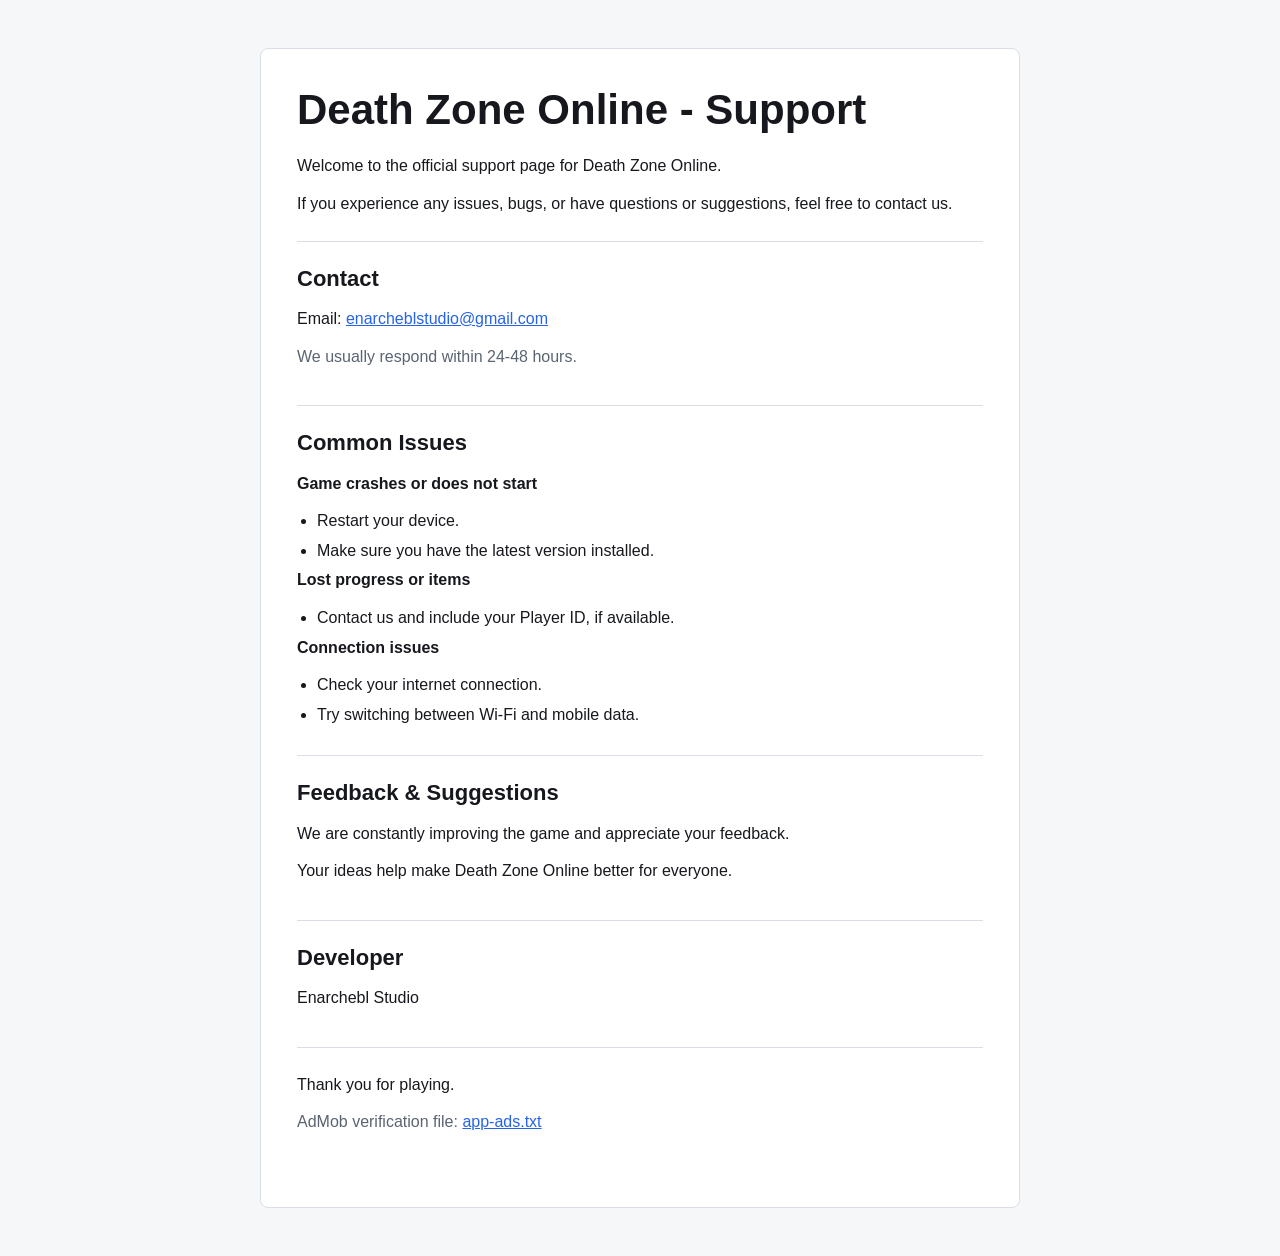
<file: index.html>
<!doctype html>
<html lang="ru">
  <head>
    <meta charset="utf-8">
    <meta name="viewport" content="width=device-width, initial-scale=1">
    <title>Death Zone Online - Support</title>
    <style>
      :root {
        color-scheme: light dark;
        --bg: #f6f7f9;
        --text: #16181d;
        --muted: #5b6472;
        --line: #d9dee7;
        --panel: #ffffff;
        --accent: #2563eb;
      }

      @media (prefers-color-scheme: dark) {
        :root {
          --bg: #0d1117;
          --text: #f0f3f8;
          --muted: #a8b3c2;
          --line: #303844;
          --panel: #151b23;
          --accent: #58a6ff;
        }
      }

      * {
        box-sizing: border-box;
      }

      body {
        margin: 0;
        background: var(--bg);
        color: var(--text);
        font-family: -apple-system, BlinkMacSystemFont, "Segoe UI", sans-serif;
        line-height: 1.6;
      }

      main {
        width: min(760px, calc(100% - 32px));
        margin: 48px auto;
        padding: 36px;
        background: var(--panel);
        border: 1px solid var(--line);
        border-radius: 8px;
      }

      h1,
      h2 {
        line-height: 1.2;
      }

      h1 {
        margin: 0 0 18px;
        font-size: clamp(28px, 5vw, 42px);
      }

      h2 {
        margin: 0 0 14px;
        font-size: 22px;
      }

      p {
        margin: 0 0 12px;
      }

      ul {
        margin: 0;
        padding-left: 20px;
      }

      li {
        margin: 4px 0;
      }

      section {
        padding: 24px 0;
        border-top: 1px solid var(--line);
      }

      section:first-of-type {
        margin-top: 24px;
      }

      a {
        color: var(--accent);
      }

      .muted {
        color: var(--muted);
      }
    </style>
  </head>
  <body>
    <main>
      <h1>Death Zone Online - Support</h1>
      <p>Welcome to the official support page for Death Zone Online.</p>
      <p>If you experience any issues, bugs, or have questions or suggestions, feel free to contact us.</p>

      <section>
        <h2>Contact</h2>
        <p>Email: <a href="mailto:enarcheblstudio@gmail.com">enarcheblstudio@gmail.com</a></p>
        <p class="muted">We usually respond within 24-48 hours.</p>
      </section>

      <section>
        <h2>Common Issues</h2>
        <p><strong>Game crashes or does not start</strong></p>
        <ul>
          <li>Restart your device.</li>
          <li>Make sure you have the latest version installed.</li>
        </ul>

        <p><strong>Lost progress or items</strong></p>
        <ul>
          <li>Contact us and include your Player ID, if available.</li>
        </ul>

        <p><strong>Connection issues</strong></p>
        <ul>
          <li>Check your internet connection.</li>
          <li>Try switching between Wi-Fi and mobile data.</li>
        </ul>
      </section>

      <section>
        <h2>Feedback & Suggestions</h2>
        <p>We are constantly improving the game and appreciate your feedback.</p>
        <p>Your ideas help make Death Zone Online better for everyone.</p>
      </section>

      <section>
        <h2>Developer</h2>
        <p>Enarchebl Studio</p>
      </section>

      <section>
        <p>Thank you for playing.</p>
        <p class="muted">AdMob verification file: <a href="/app-ads.txt">app-ads.txt</a></p>
      </section>
    </main>
  </body>
</html>
</file>
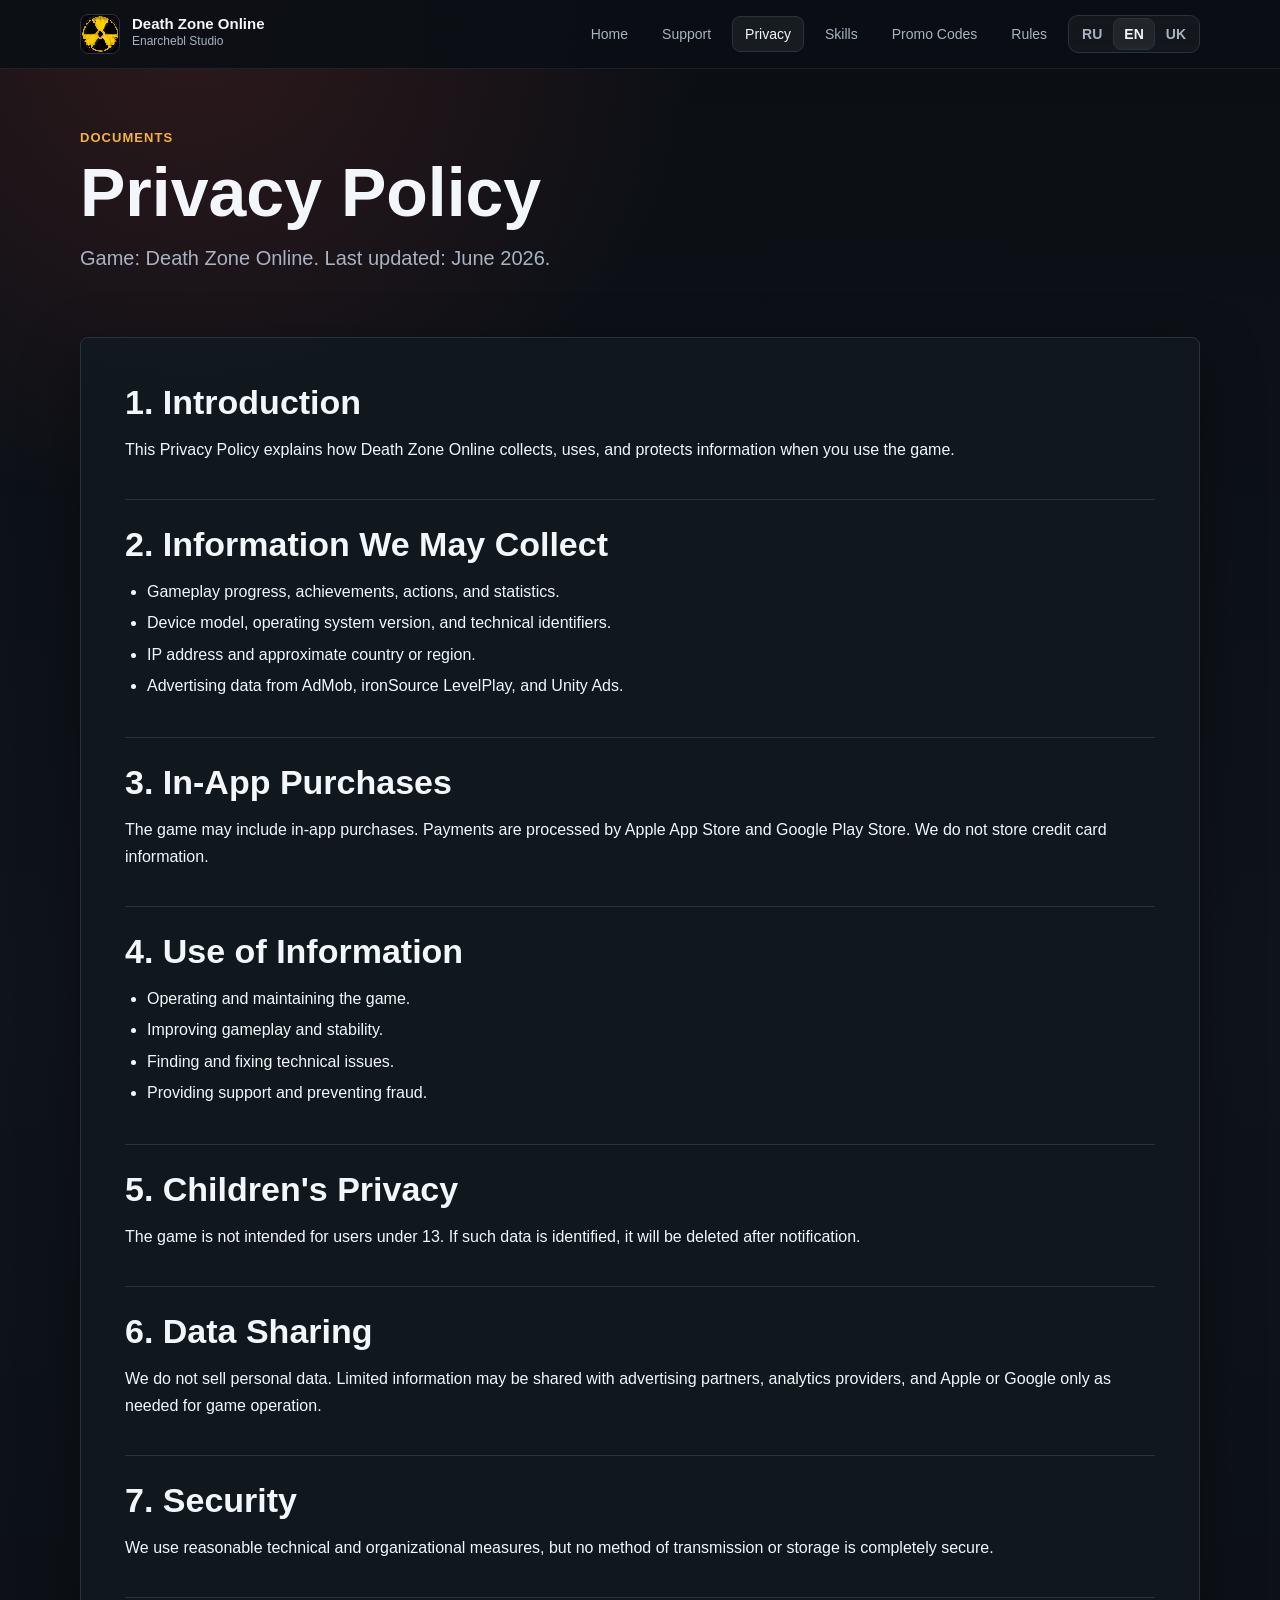
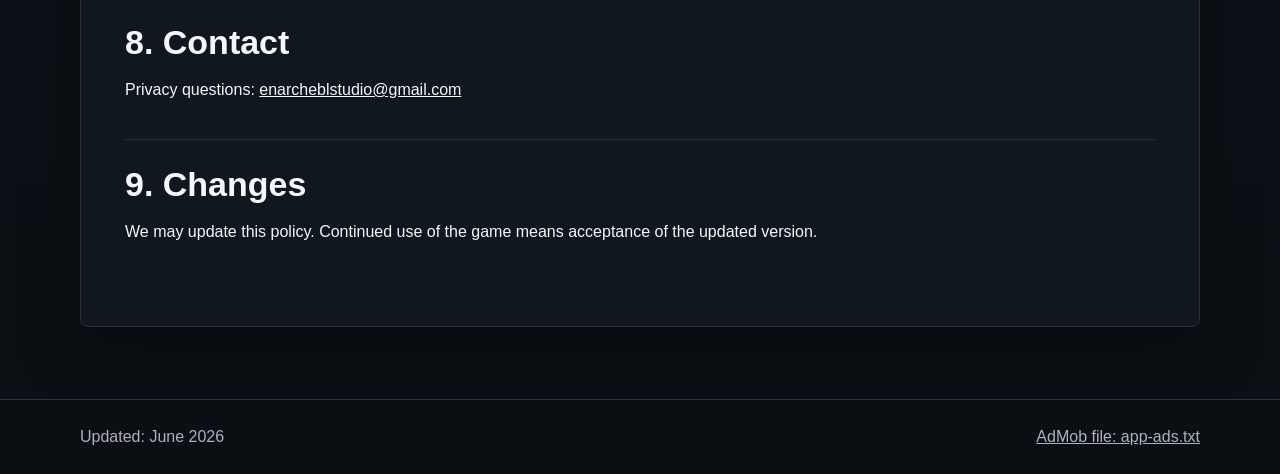
<file: privacy.html>
<!doctype html>
<html lang="ru">
  <head>
    <meta charset="utf-8">
    <meta name="viewport" content="width=device-width, initial-scale=1">
    <title>Privacy Policy - Death Zone Online</title>
    <link rel="stylesheet" href="assets/site.css">
  </head>
  <body data-page="privacy">
    <div id="app"></div>
    <script src="assets/site.js"></script>
  </body>
</html>
</file>
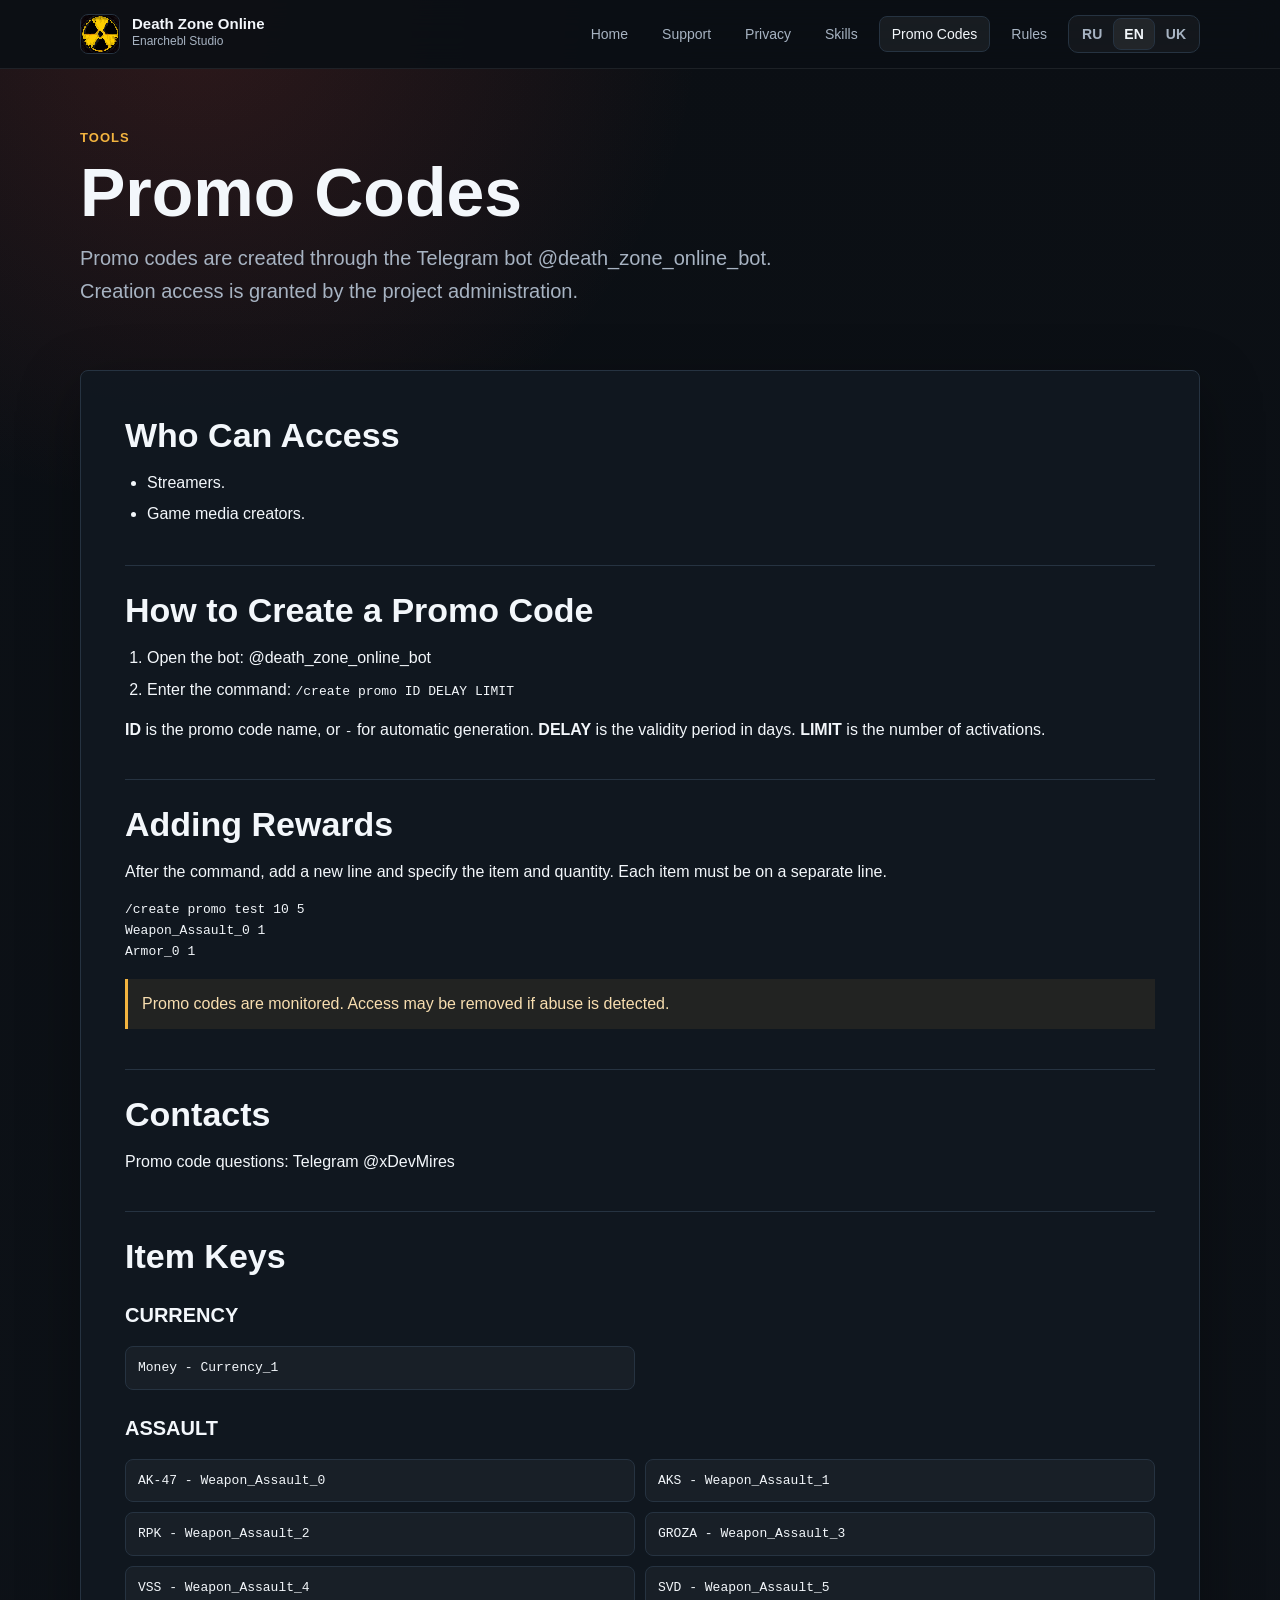
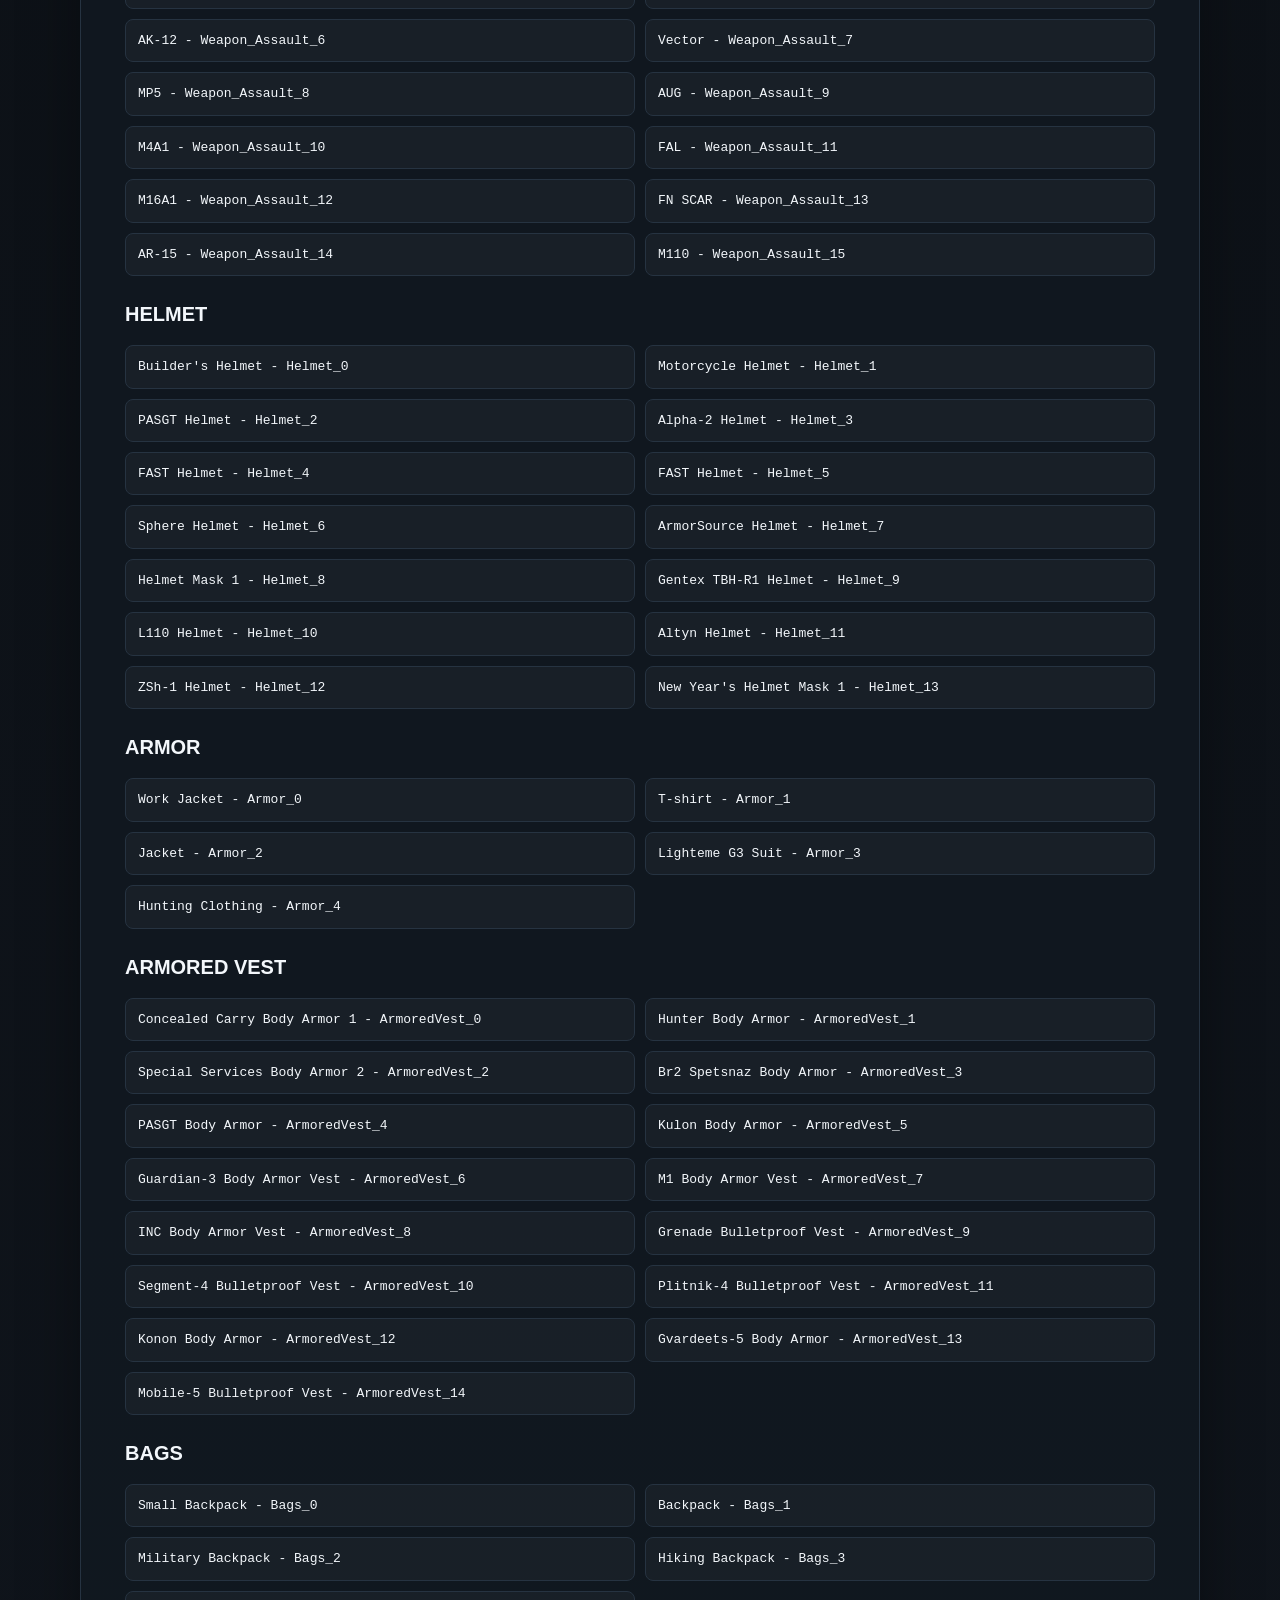
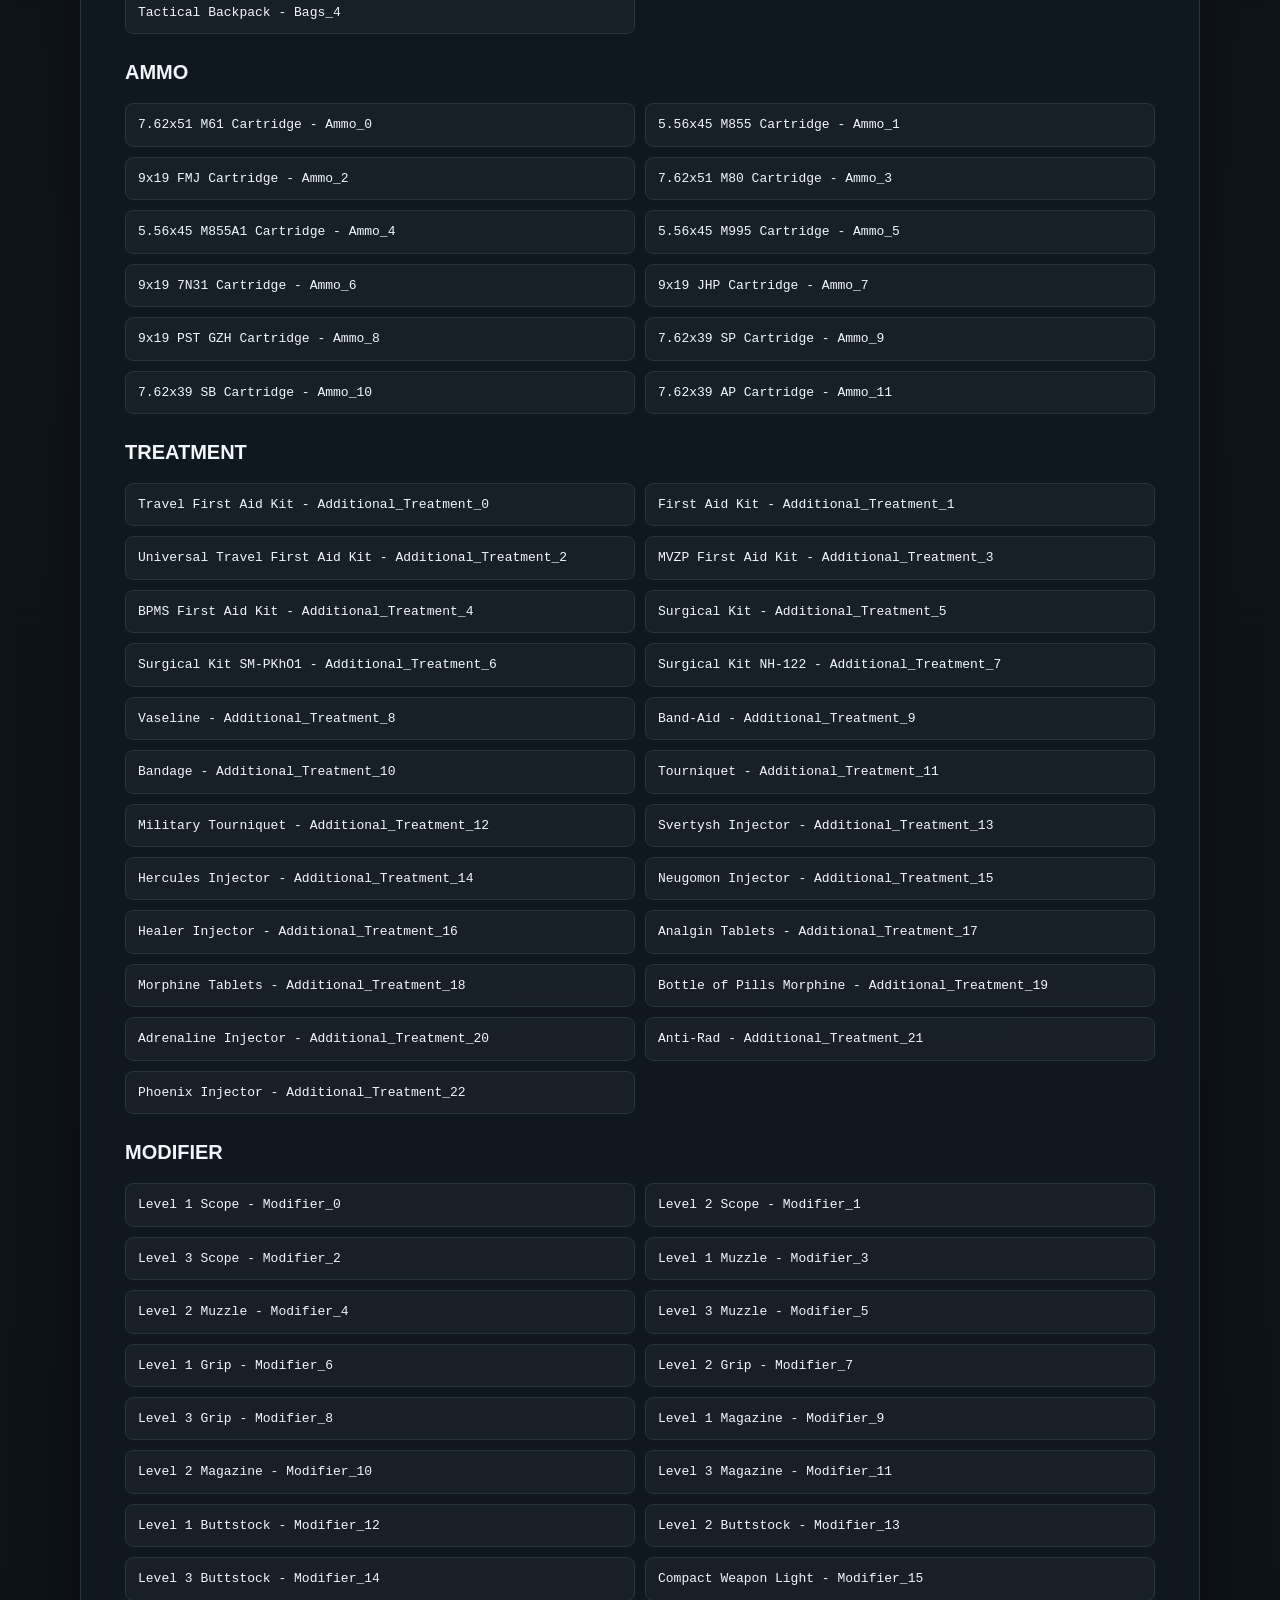
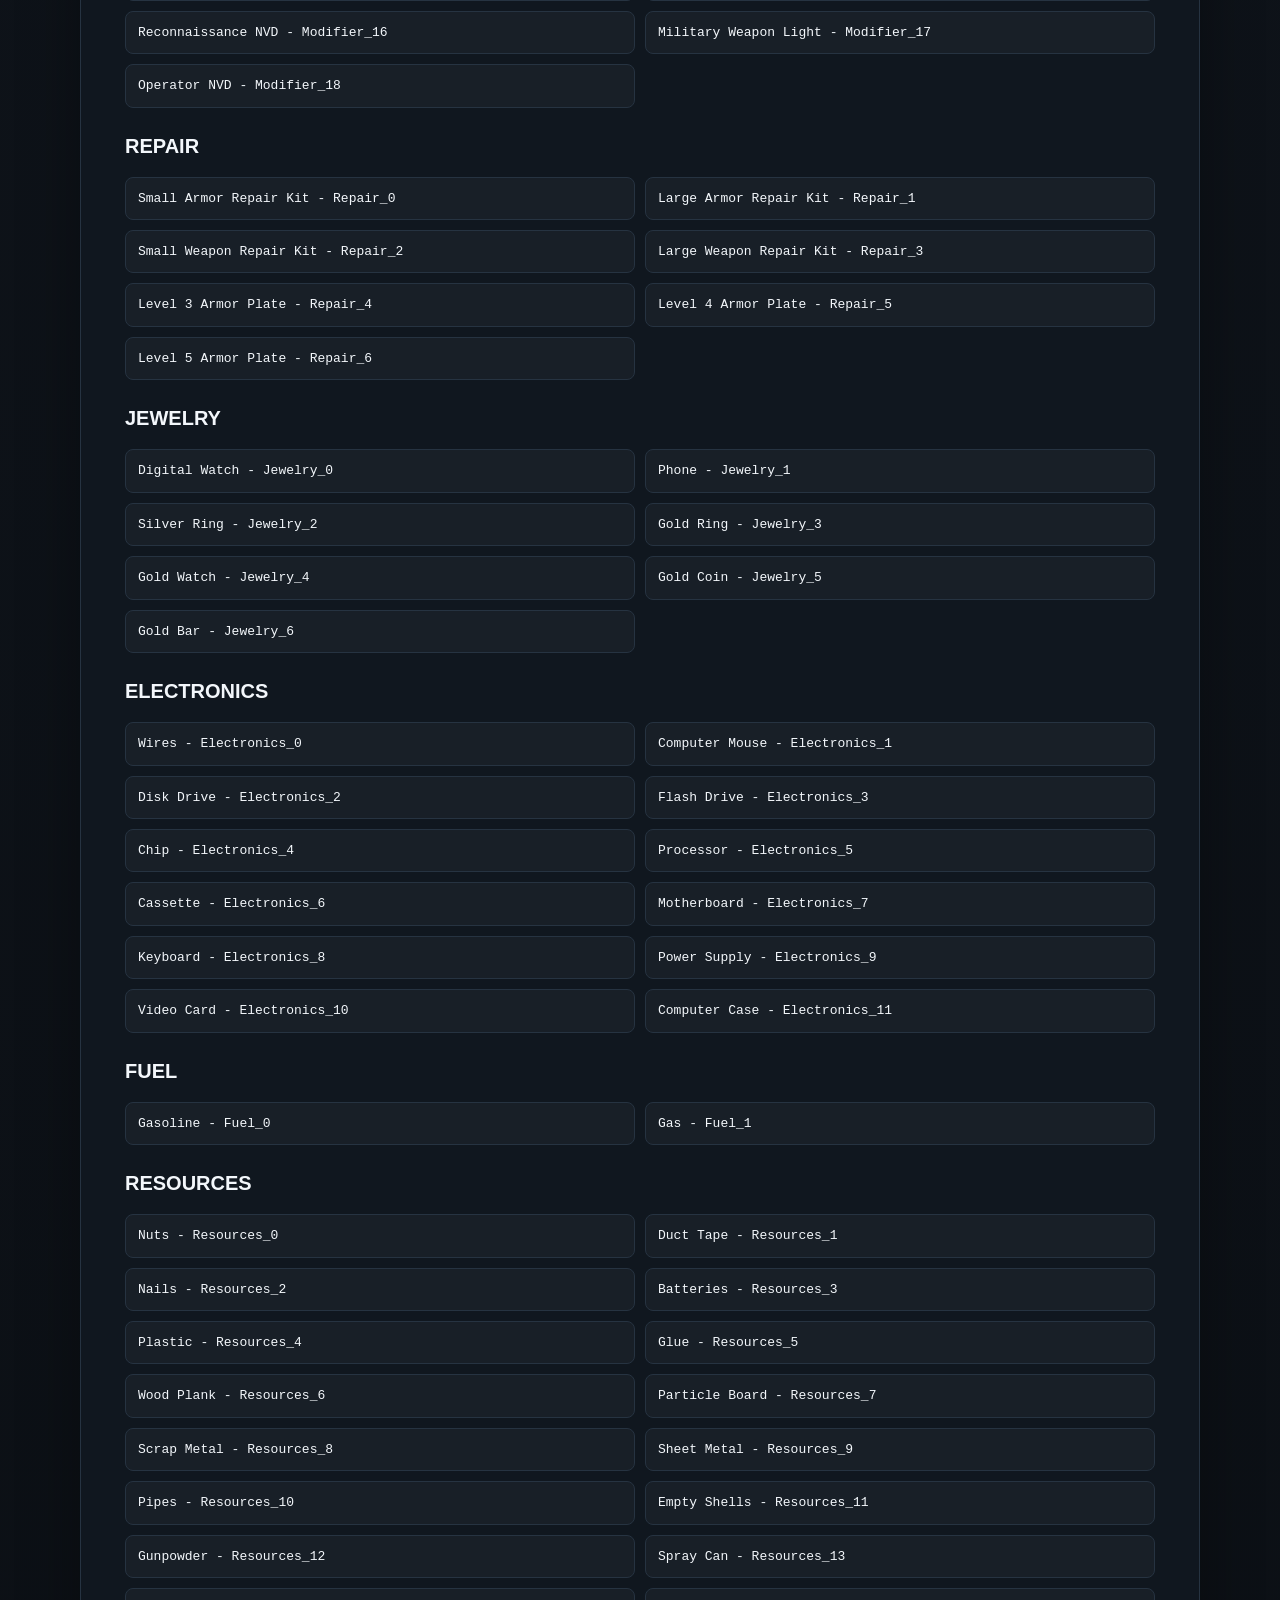
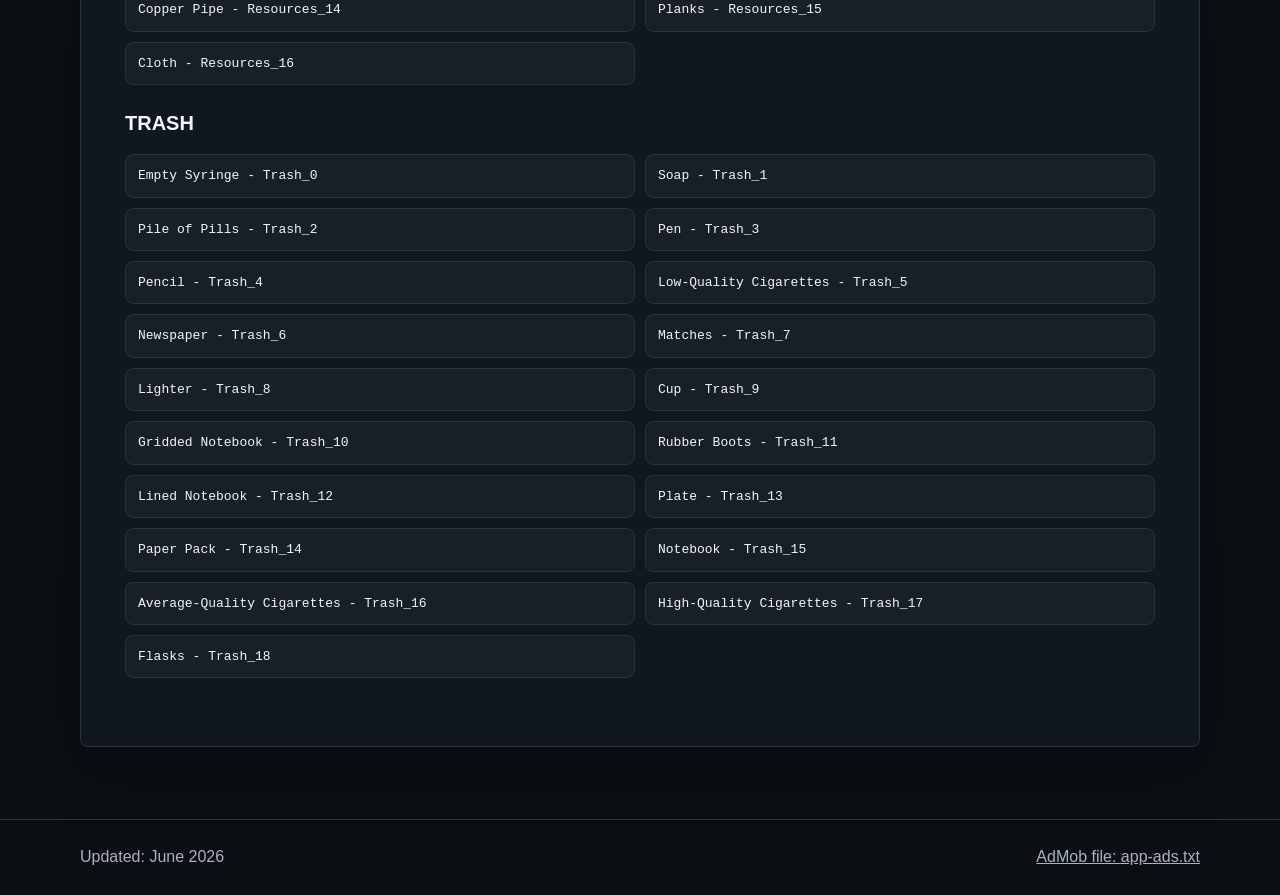
<file: promo-codes.html>
<!doctype html>
<html lang="ru">
  <head>
    <meta charset="utf-8">
    <meta name="viewport" content="width=device-width, initial-scale=1">
    <title>Promo Codes - Death Zone Online</title>
    <link rel="stylesheet" href="assets/site.css">
  </head>
  <body data-page="promo">
    <div id="app"></div>
    <script src="assets/site.js"></script>
  </body>
</html>
</file>
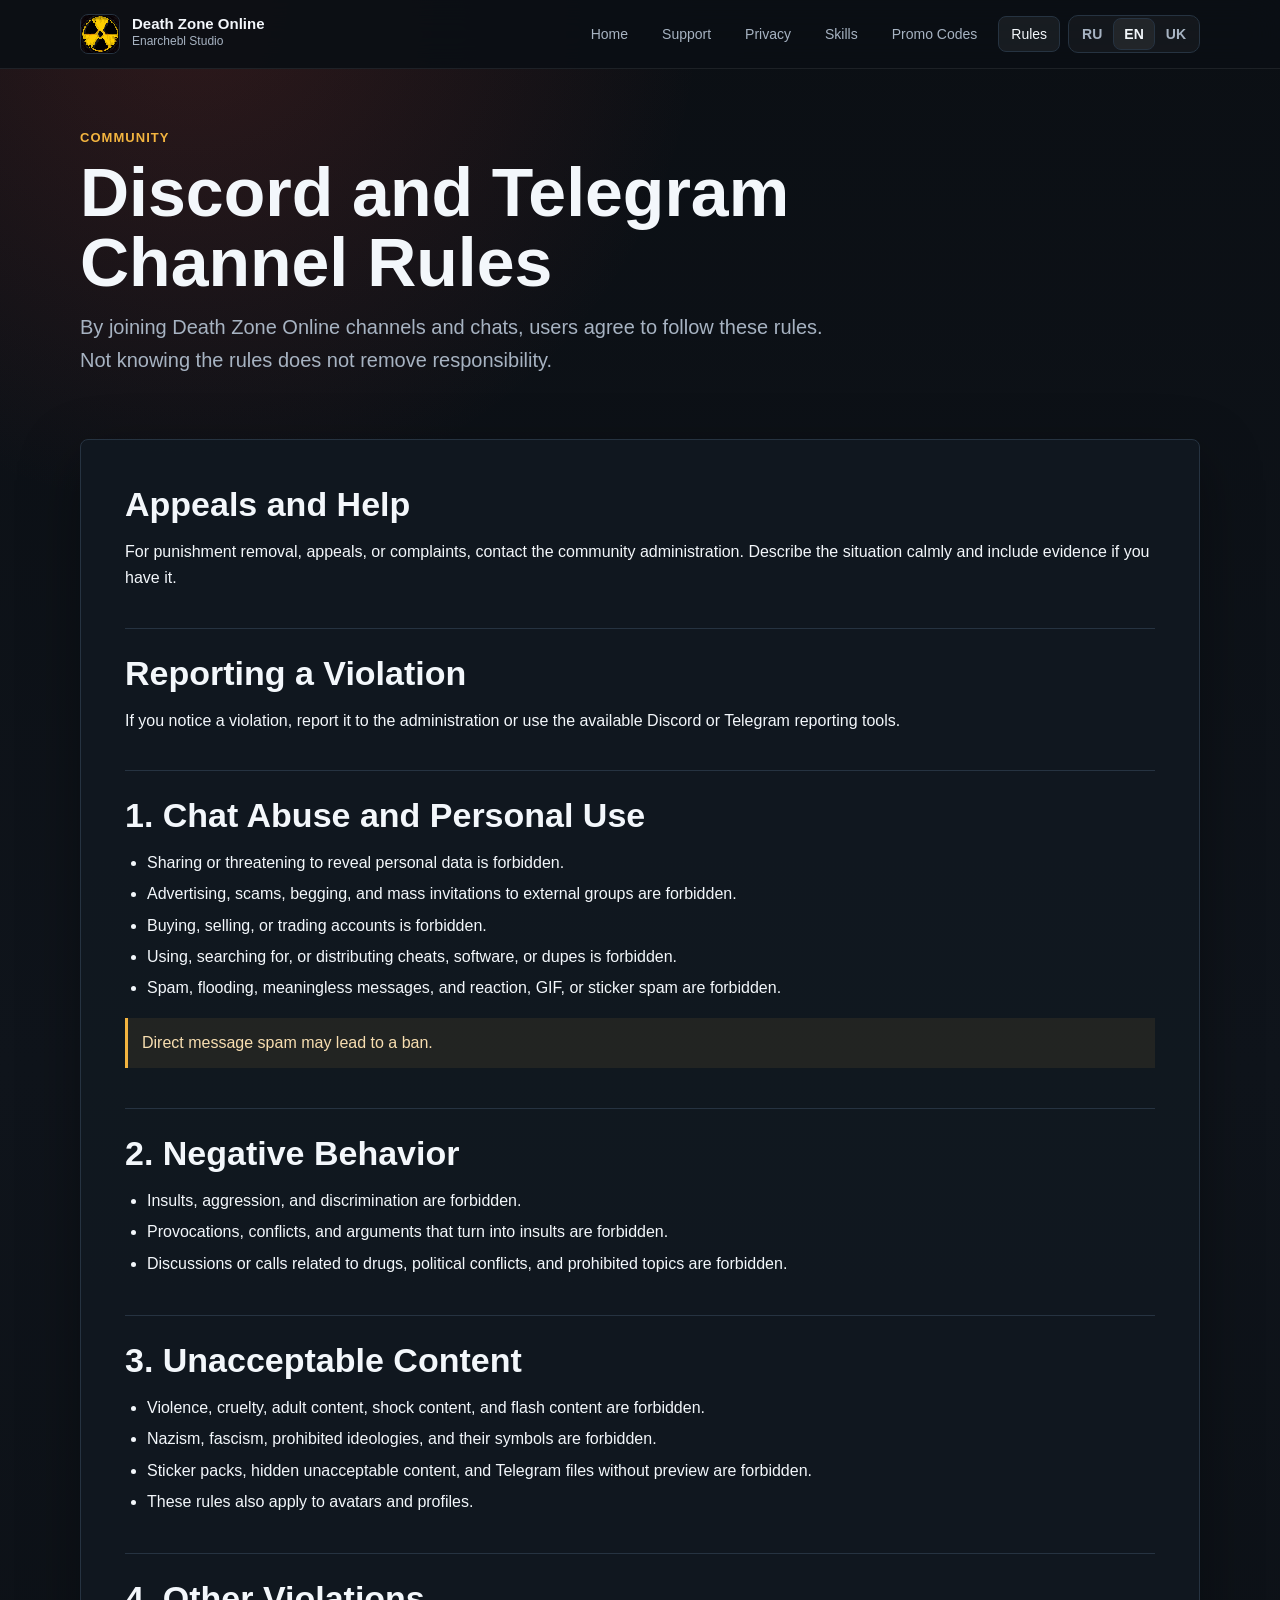
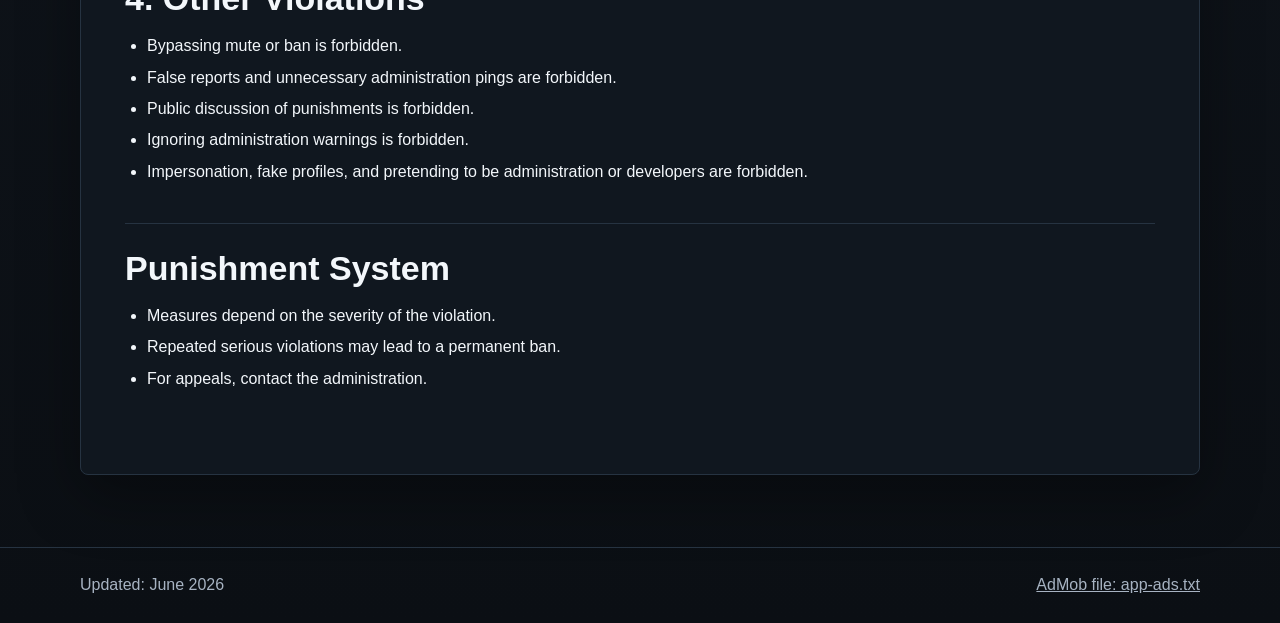
<file: rules.html>
<!doctype html>
<html lang="ru">
  <head>
    <meta charset="utf-8">
    <meta name="viewport" content="width=device-width, initial-scale=1">
    <title>Community Rules - Death Zone Online</title>
    <link rel="stylesheet" href="assets/site.css">
  </head>
  <body data-page="rules">
    <div id="app"></div>
    <script src="assets/site.js"></script>
  </body>
</html>
</file>
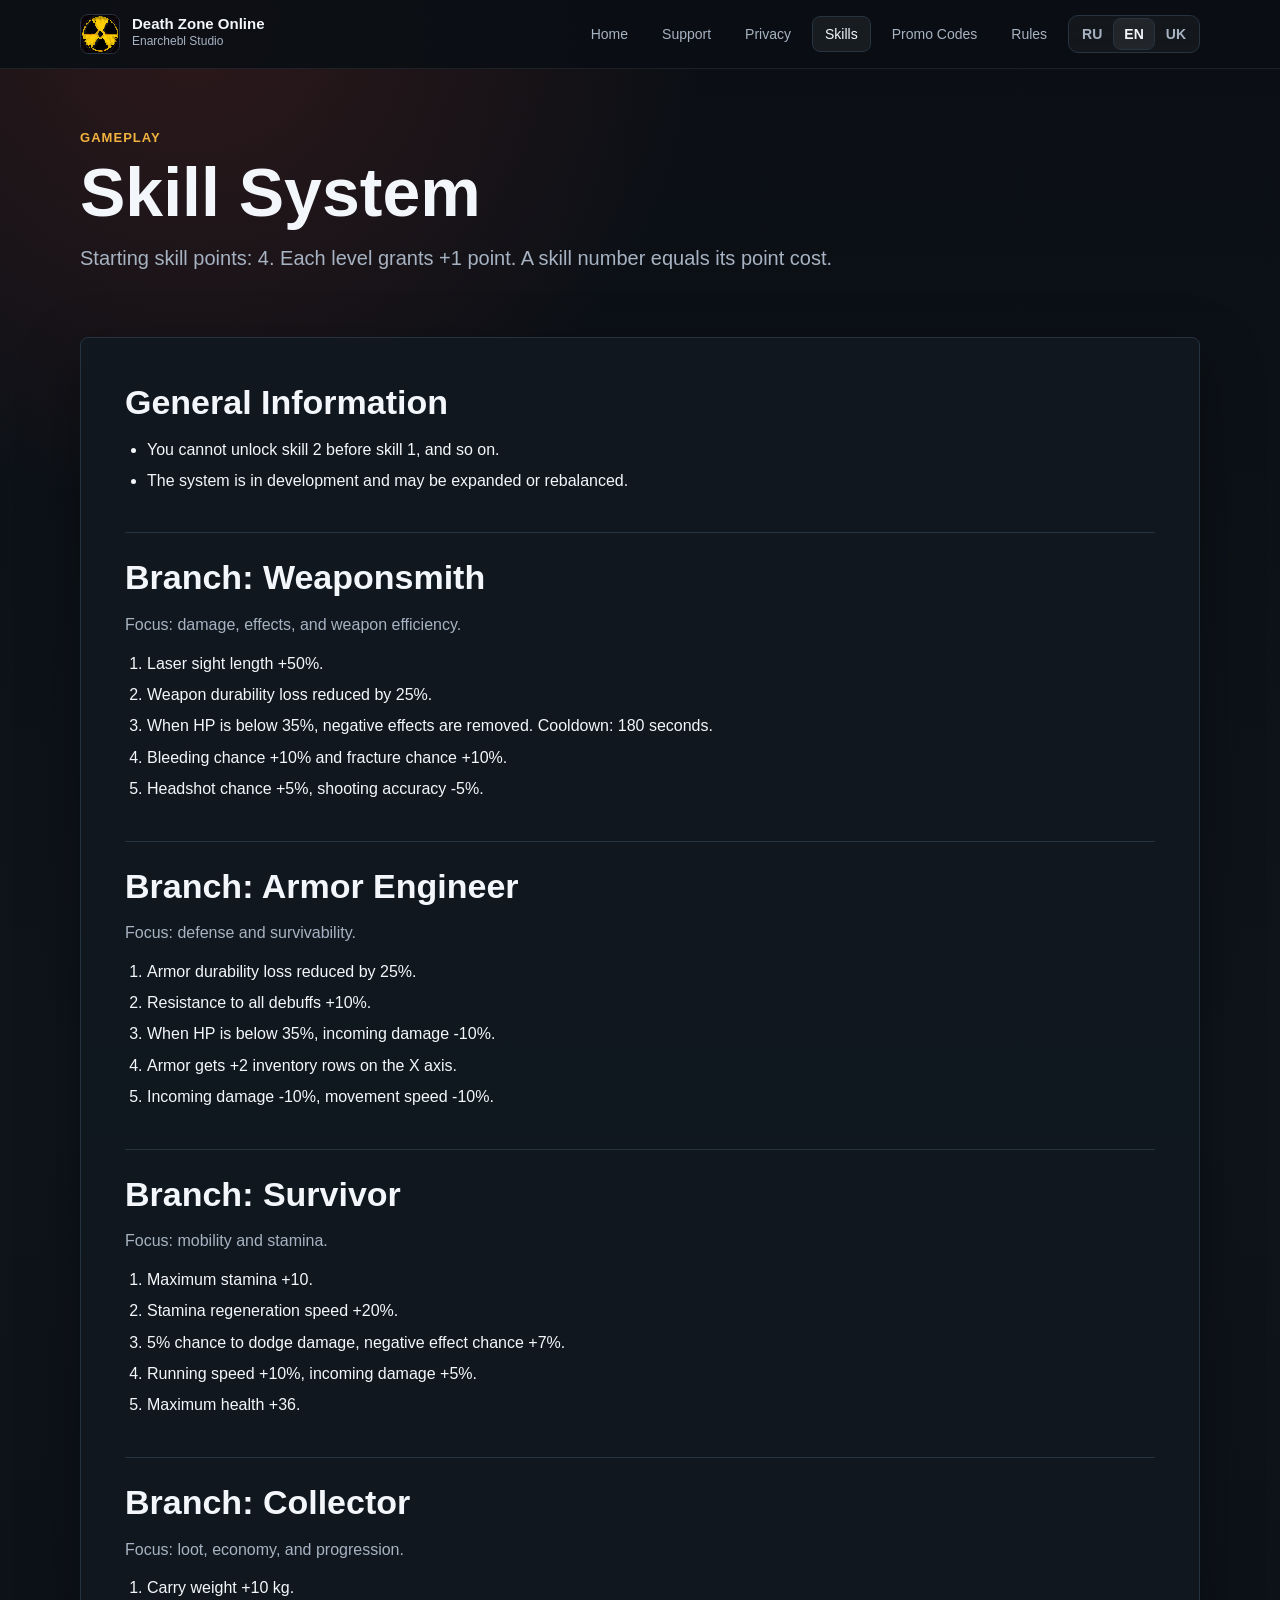
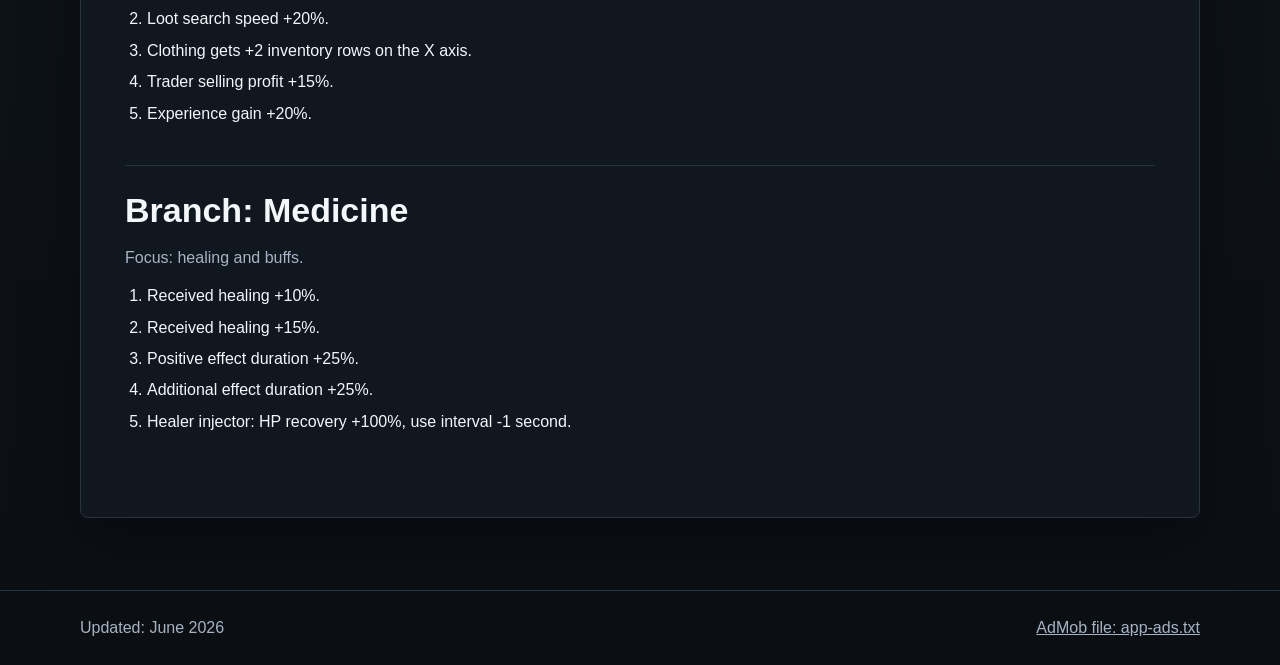
<file: skill-tree.html>
<!doctype html>
<html lang="ru">
  <head>
    <meta charset="utf-8">
    <meta name="viewport" content="width=device-width, initial-scale=1">
    <title>Skill Tree - Death Zone Online</title>
    <link rel="stylesheet" href="assets/site.css">
  </head>
  <body data-page="skillTree">
    <div id="app"></div>
    <script src="assets/site.js"></script>
  </body>
</html>
</file>
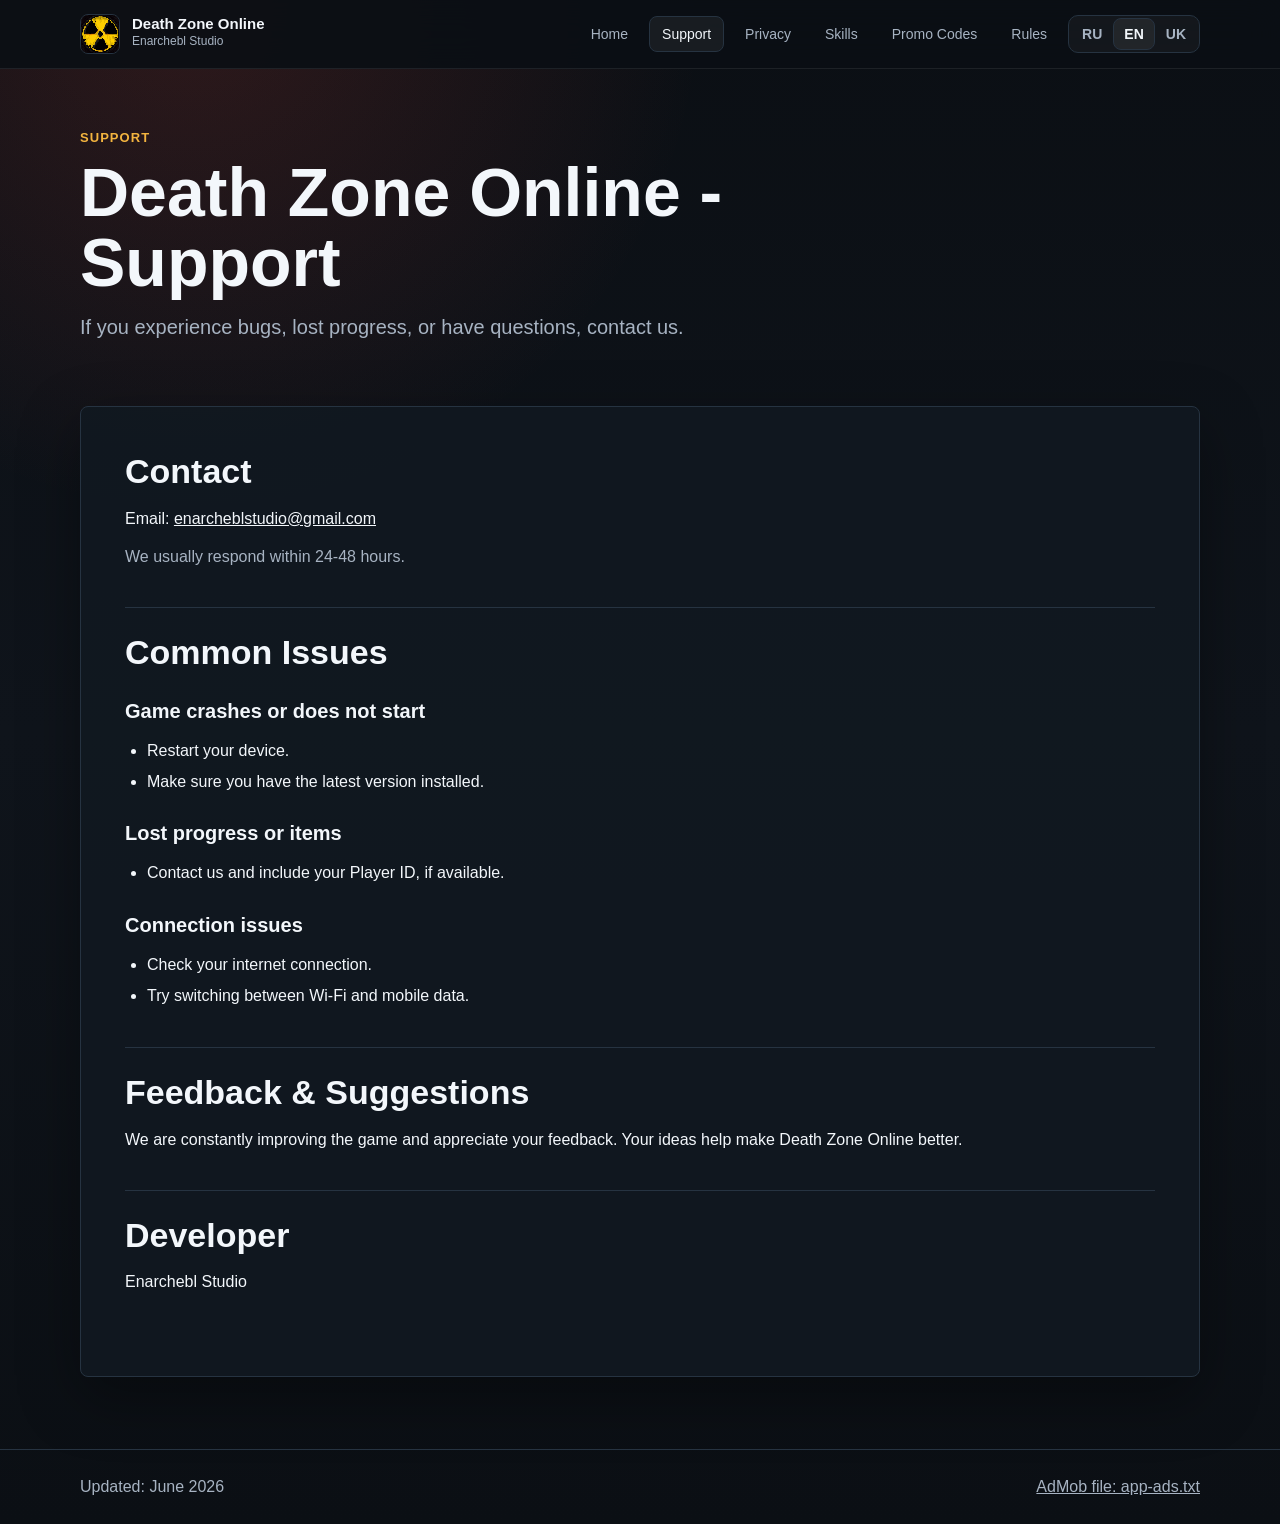
<file: support.html>
<!doctype html>
<html lang="ru">
  <head>
    <meta charset="utf-8">
    <meta name="viewport" content="width=device-width, initial-scale=1">
    <title>Support - Death Zone Online</title>
    <link rel="stylesheet" href="assets/site.css">
  </head>
  <body data-page="support">
    <div id="app"></div>
    <script src="assets/site.js"></script>
  </body>
</html>
</file>
<file: assets/site.css>
:root {
  color-scheme: dark;
  --bg: #0b0f14;
  --panel: #111820;
  --panel-2: #151f2a;
  --text: #f3f7fb;
  --muted: #a7b3c2;
  --line: #263341;
  --accent: #e54b3f;
  --accent-2: #f3b43f;
  --good: #45c486;
  --shadow: 0 20px 60px rgba(0, 0, 0, 0.35);
}

* {
  box-sizing: border-box;
}

html {
  scroll-behavior: smooth;
}

body {
  margin: 0;
  background:
    radial-gradient(circle at 15% 0%, rgba(229, 75, 63, 0.16), transparent 32rem),
    linear-gradient(180deg, #0b0f14 0%, #0f141b 48%, #0b0f14 100%);
  color: var(--text);
  font-family: Inter, -apple-system, BlinkMacSystemFont, "Segoe UI", sans-serif;
  line-height: 1.65;
}

a {
  color: inherit;
}

.site {
  min-height: 100vh;
}

.topbar {
  position: sticky;
  top: 0;
  z-index: 10;
  border-bottom: 1px solid rgba(255, 255, 255, 0.08);
  background: rgba(11, 15, 20, 0.9);
  backdrop-filter: blur(18px);
}

.topbar-inner {
  width: min(1120px, calc(100% - 32px));
  margin: 0 auto;
  display: grid;
  grid-template-columns: 1fr auto;
  gap: 20px;
  align-items: center;
  padding: 14px 0;
}

.brand {
  display: inline-flex;
  gap: 12px;
  align-items: center;
  text-decoration: none;
  min-width: 0;
}

.brand-mark {
  width: 40px;
  height: 40px;
  display: grid;
  place-items: center;
  border: 1px solid var(--line);
  border-radius: 8px;
  background: #050608;
  overflow: hidden;
}

.brand-mark img {
  width: 100%;
  height: 100%;
  object-fit: cover;
  image-rendering: pixelated;
}

.brand-text {
  min-width: 0;
}

.brand-title {
  display: block;
  font-size: 15px;
  font-weight: 800;
  line-height: 1.1;
}

.brand-subtitle {
  display: block;
  color: var(--muted);
  font-size: 12px;
}

.nav {
  display: flex;
  gap: 8px;
  align-items: center;
  flex-wrap: wrap;
  justify-content: flex-end;
}

.nav a,
.lang button {
  border: 1px solid transparent;
  border-radius: 8px;
  color: var(--muted);
  background: transparent;
  font: inherit;
  font-size: 14px;
  line-height: 1;
  text-decoration: none;
  padding: 10px 12px;
  cursor: pointer;
}

.nav a.active,
.nav a:hover,
.lang button.active,
.lang button:hover {
  border-color: var(--line);
  color: var(--text);
  background: rgba(255, 255, 255, 0.06);
}

.lang {
  display: inline-flex;
  border: 1px solid var(--line);
  border-radius: 10px;
  padding: 2px;
  background: rgba(255, 255, 255, 0.04);
}

.lang button {
  padding: 8px 10px;
  font-weight: 700;
}

.hero,
.content {
  width: min(1120px, calc(100% - 32px));
  margin: 0 auto;
}

.hero {
  padding: 58px 0 26px;
}

.hero-layout {
  display: grid;
  grid-template-columns: minmax(0, 1fr) 220px;
  gap: 32px;
  align-items: center;
}

.hero-logo {
  width: 220px;
  aspect-ratio: 1;
  border: 1px solid rgba(243, 180, 63, 0.4);
  border-radius: 8px;
  background: #050608;
  box-shadow: 0 22px 70px rgba(229, 75, 63, 0.18);
  overflow: hidden;
}

.hero-logo img {
  width: 100%;
  height: 100%;
  object-fit: cover;
  image-rendering: pixelated;
}

.eyebrow {
  color: var(--accent-2);
  font-size: 13px;
  font-weight: 800;
  letter-spacing: 0.08em;
  text-transform: uppercase;
}

h1 {
  margin: 10px 0 14px;
  max-width: 860px;
  font-size: clamp(34px, 6vw, 68px);
  line-height: 1.02;
  letter-spacing: 0;
}

.lead {
  max-width: 760px;
  color: var(--muted);
  font-size: clamp(17px, 2vw, 20px);
}

.hero-actions {
  display: flex;
  gap: 12px;
  flex-wrap: wrap;
  margin-top: 28px;
}

.button {
  display: inline-flex;
  align-items: center;
  justify-content: center;
  min-height: 44px;
  border: 1px solid var(--line);
  border-radius: 8px;
  padding: 0 16px;
  text-decoration: none;
  font-weight: 800;
  background: var(--panel-2);
}

.button.primary {
  border-color: rgba(229, 75, 63, 0.6);
  background: linear-gradient(135deg, var(--accent), #9f2f28);
}

.content {
  padding: 24px 0 72px;
}

.grid {
  display: grid;
  grid-template-columns: repeat(3, minmax(0, 1fr));
  gap: 16px;
}

.card,
.article {
  border: 1px solid var(--line);
  border-radius: 8px;
  background: rgba(17, 24, 32, 0.92);
  box-shadow: var(--shadow);
}

.card {
  display: flex;
  flex-direction: column;
  min-height: 210px;
  padding: 22px;
  text-decoration: none;
}

.card-kicker {
  color: var(--accent-2);
  font-size: 12px;
  font-weight: 800;
  text-transform: uppercase;
}

.card h2 {
  margin: 12px 0 10px;
  font-size: 24px;
  line-height: 1.18;
}

.card p {
  margin: 0;
  color: var(--muted);
}

.card .more {
  margin-top: auto;
  color: var(--good);
  font-weight: 800;
}

.article {
  padding: clamp(22px, 4vw, 44px);
}

.section {
  padding: 24px 0;
  border-top: 1px solid var(--line);
}

.section:first-child {
  border-top: 0;
  padding-top: 0;
}

h2 {
  margin: 0 0 14px;
  font-size: clamp(24px, 3vw, 34px);
  line-height: 1.2;
}

h3 {
  margin: 22px 0 10px;
  font-size: 20px;
}

p {
  margin: 0 0 12px;
}

ul,
ol {
  margin: 0 0 14px;
  padding-left: 22px;
}

li {
  margin: 5px 0;
}

.note {
  border-left: 3px solid var(--accent-2);
  padding: 12px 14px;
  margin: 16px 0;
  background: rgba(243, 180, 63, 0.08);
  color: #f8deb0;
}

.muted {
  color: var(--muted);
}

.code-list {
  display: grid;
  grid-template-columns: repeat(2, minmax(0, 1fr));
  gap: 10px;
  margin-top: 14px;
}

.code-item {
  border: 1px solid var(--line);
  border-radius: 8px;
  padding: 10px 12px;
  background: rgba(255, 255, 255, 0.035);
  font-family: "SFMono-Regular", Consolas, monospace;
  font-size: 13px;
}

.footer {
  border-top: 1px solid var(--line);
  color: var(--muted);
  padding: 24px 0;
}

.footer-inner {
  width: min(1120px, calc(100% - 32px));
  margin: 0 auto;
  display: flex;
  gap: 12px;
  justify-content: space-between;
  flex-wrap: wrap;
}

@media (max-width: 900px) {
  .topbar-inner {
    grid-template-columns: 1fr;
  }

  .hero-layout {
    grid-template-columns: 1fr;
  }

  .hero-logo {
    width: min(180px, 60vw);
    order: -1;
  }

  .nav {
    justify-content: flex-start;
  }

  .grid,
  .code-list {
    grid-template-columns: 1fr;
  }
}

@media (max-width: 560px) {
  .topbar-inner,
  .hero,
  .content,
  .footer-inner {
    width: min(100% - 20px, 1120px);
  }

  .nav a {
    padding: 9px 10px;
  }

  .hero {
    padding-top: 36px;
  }

  .card {
    min-height: 0;
  }
}
</file>
